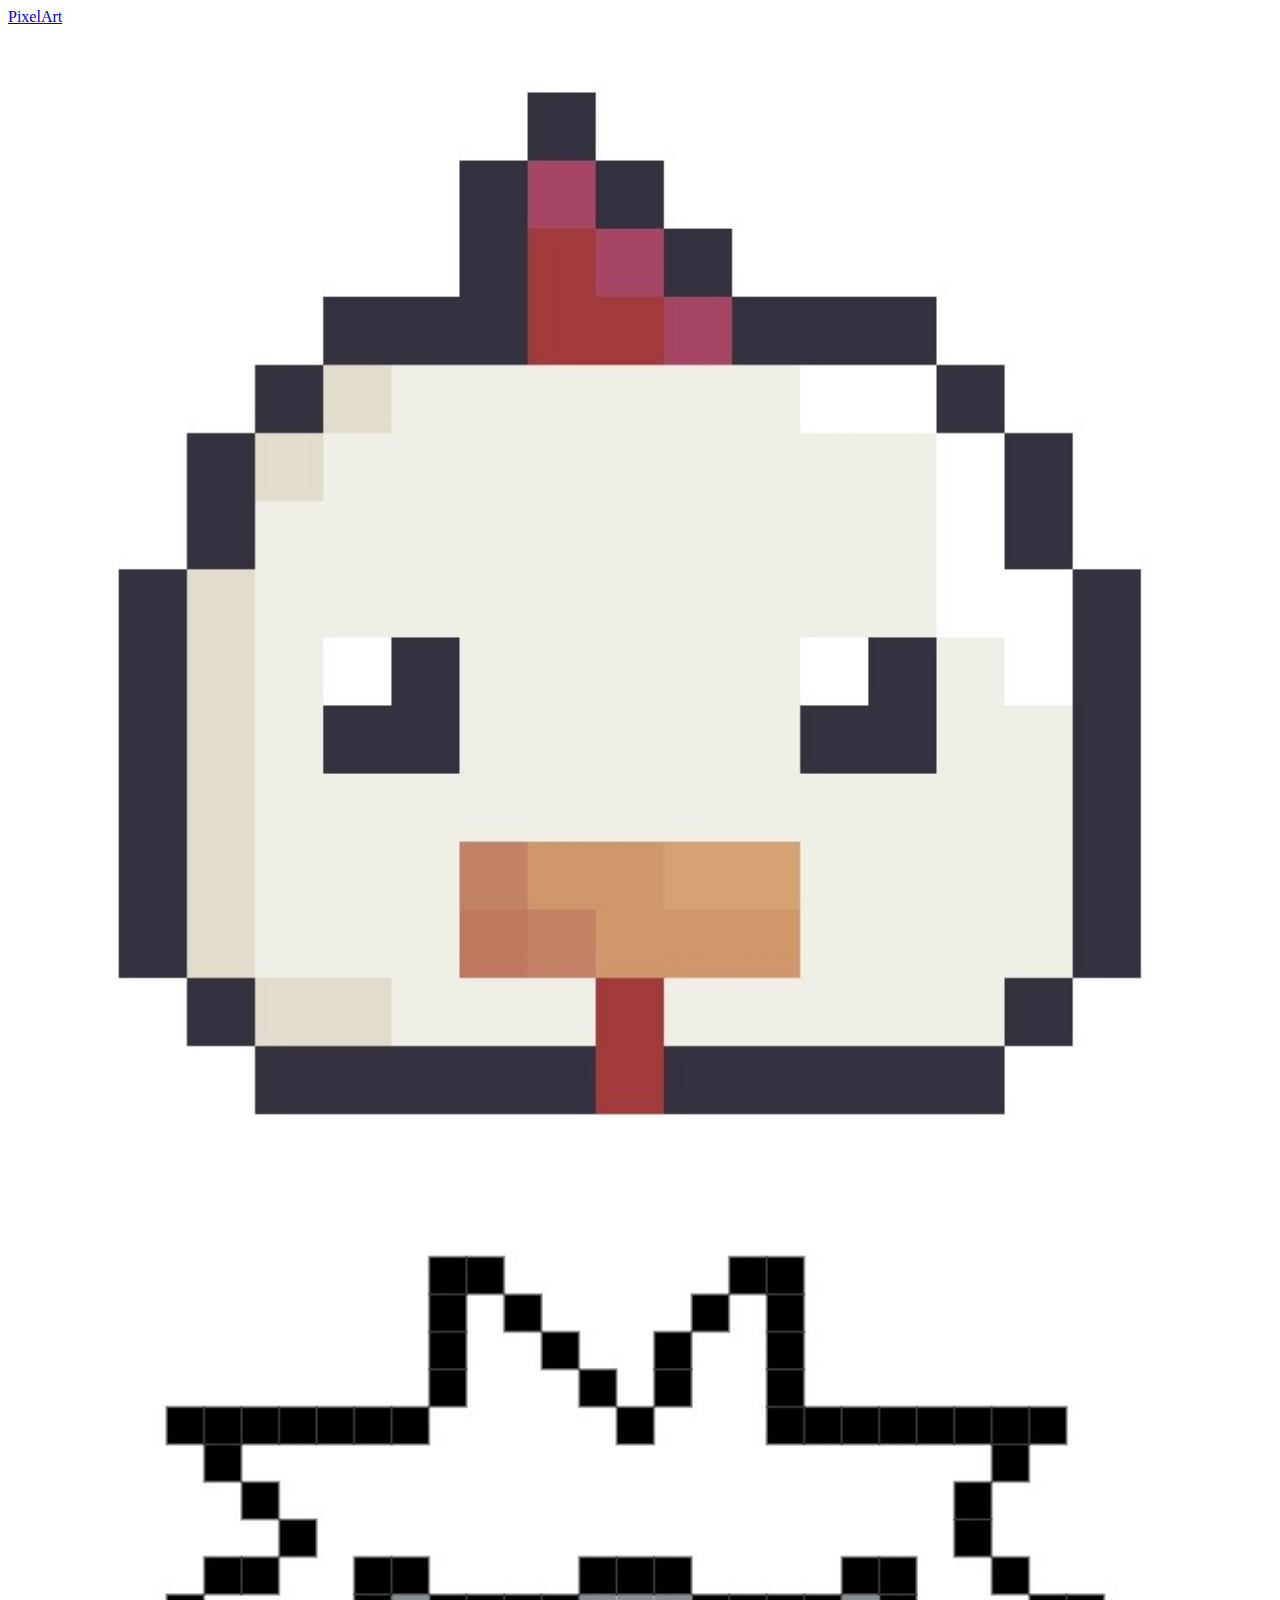
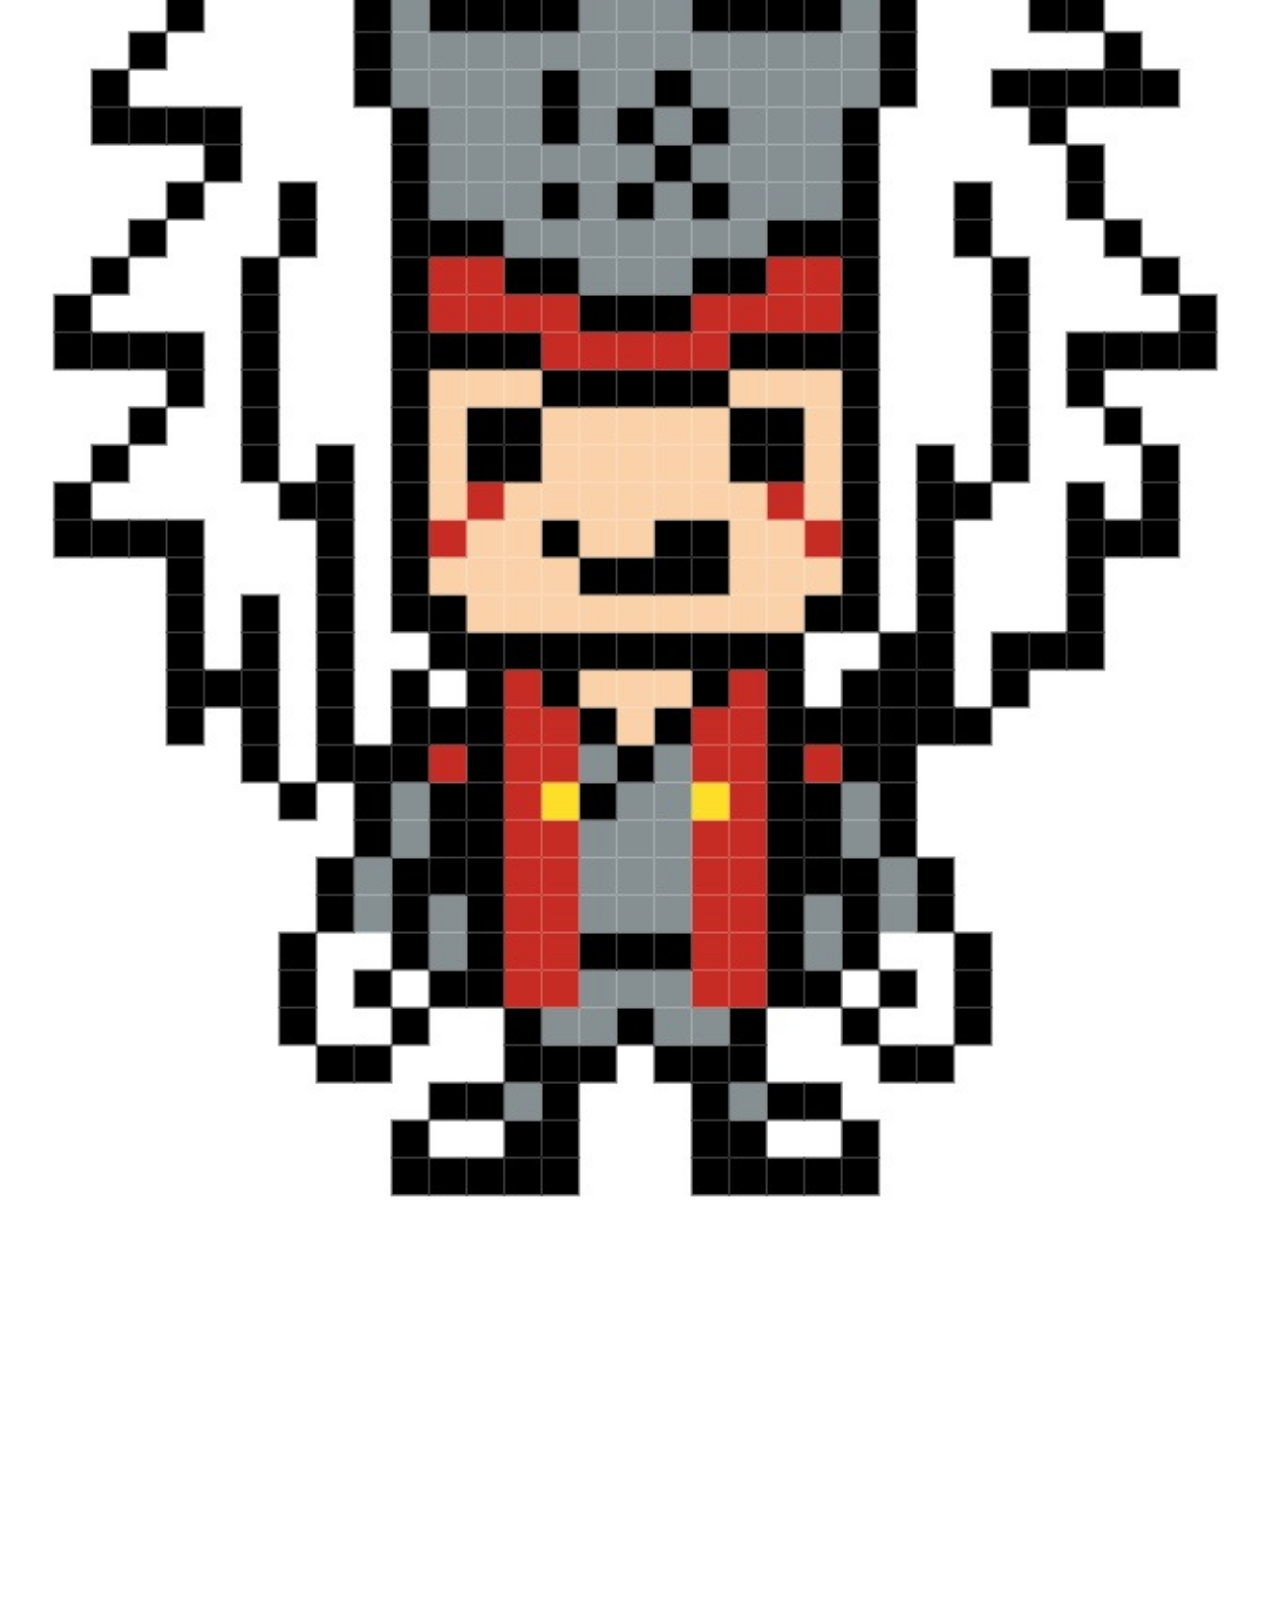
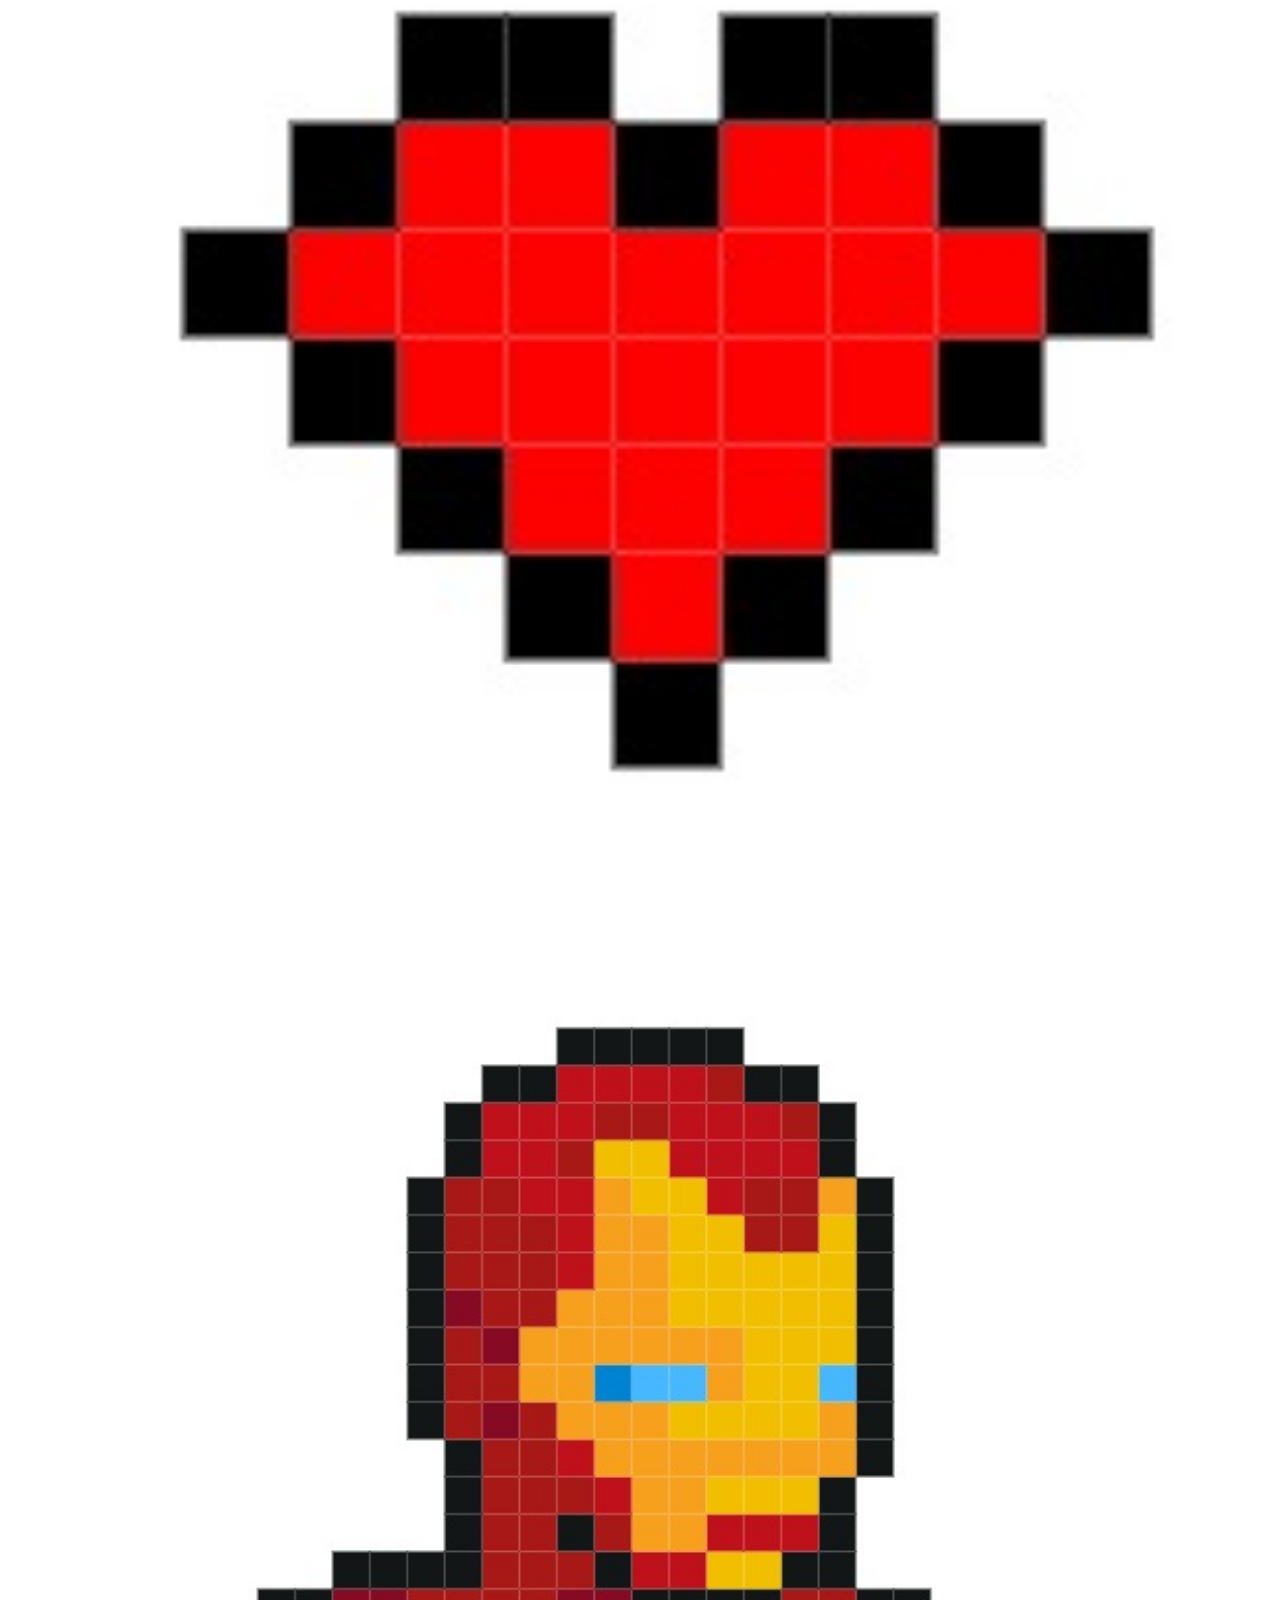
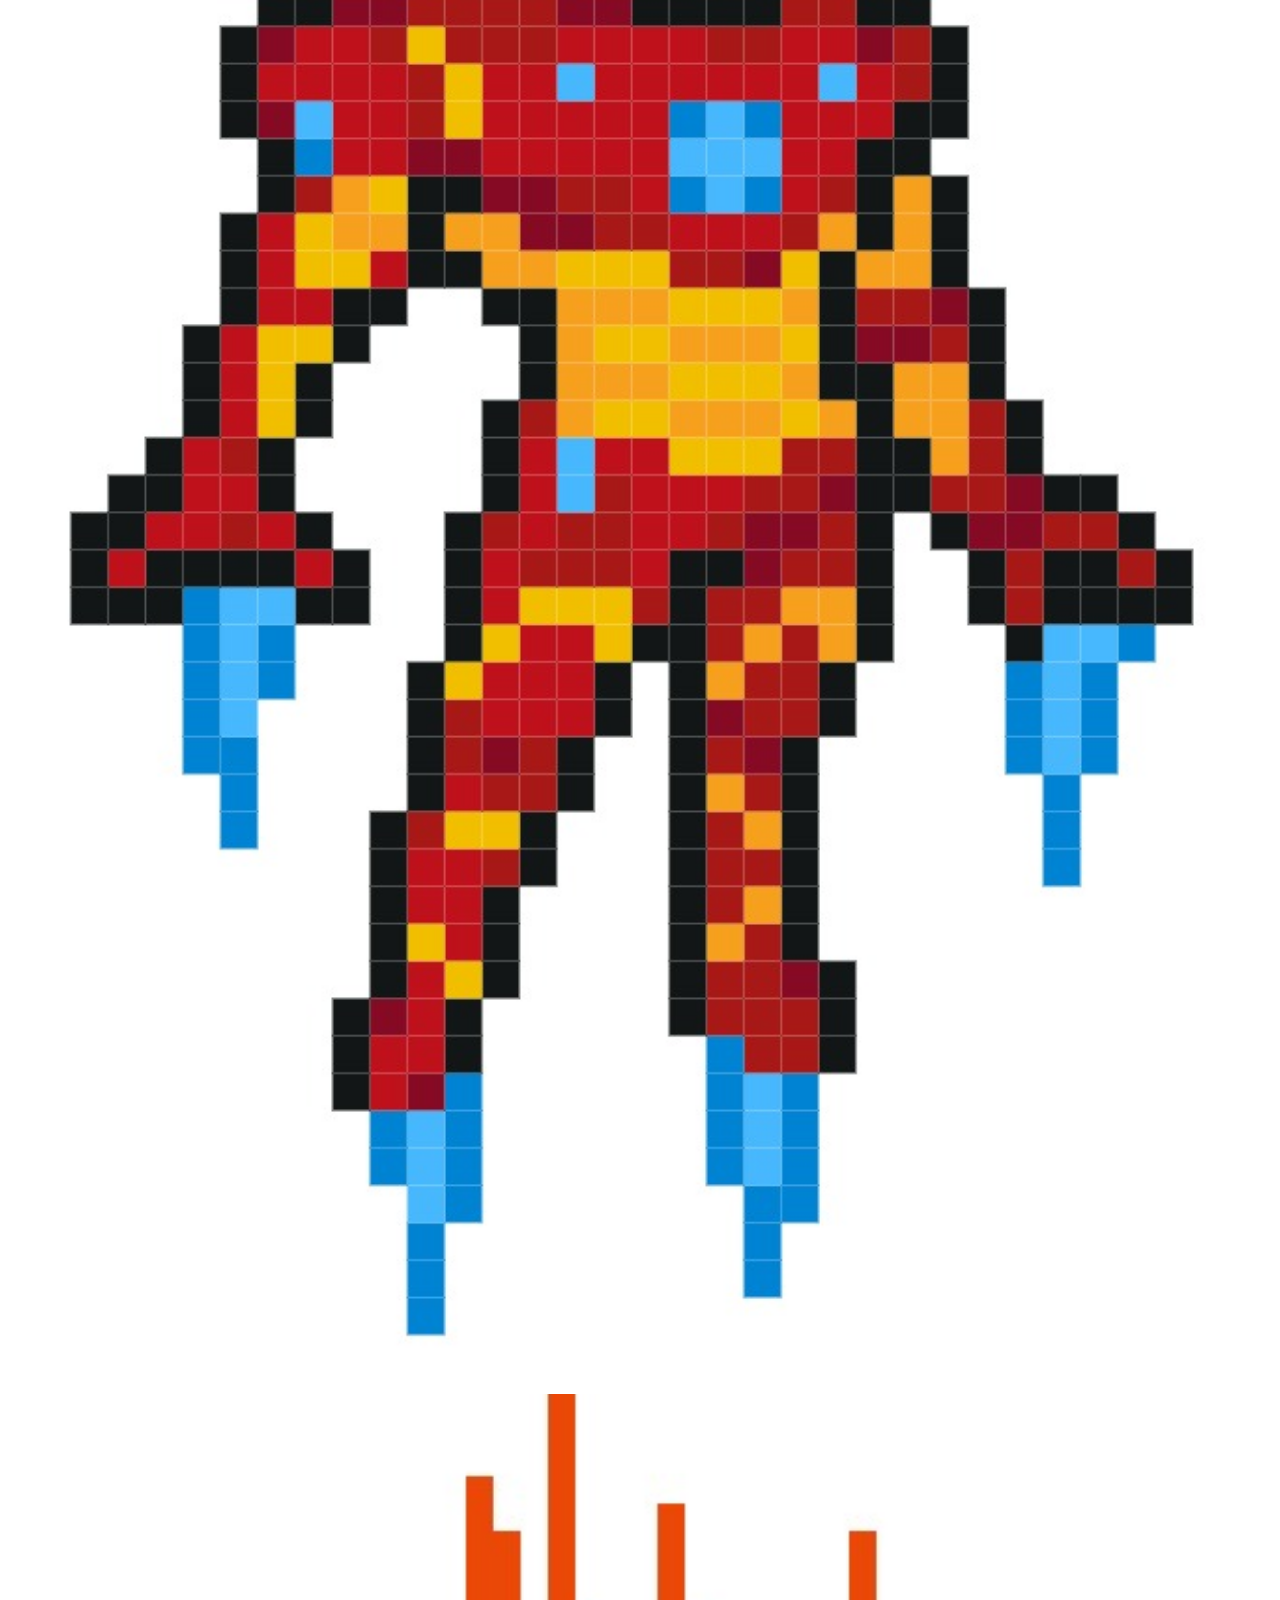
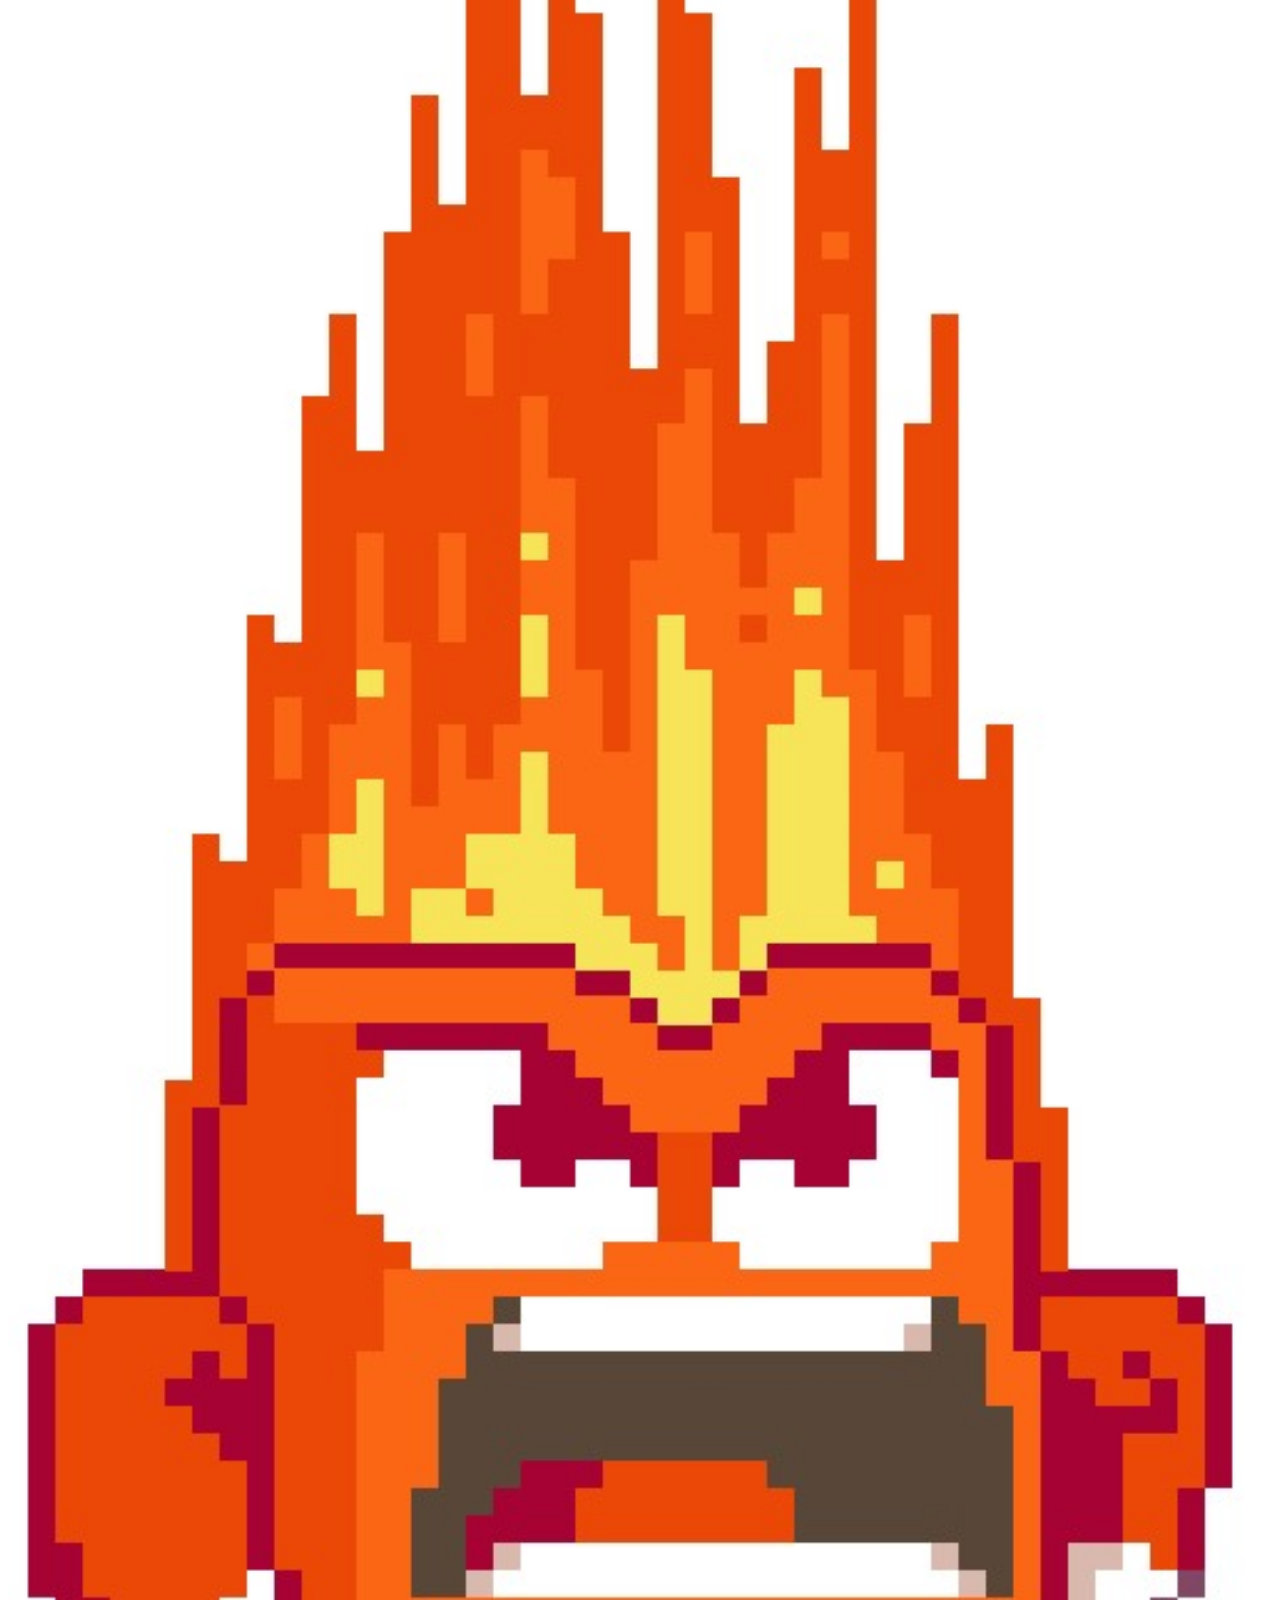
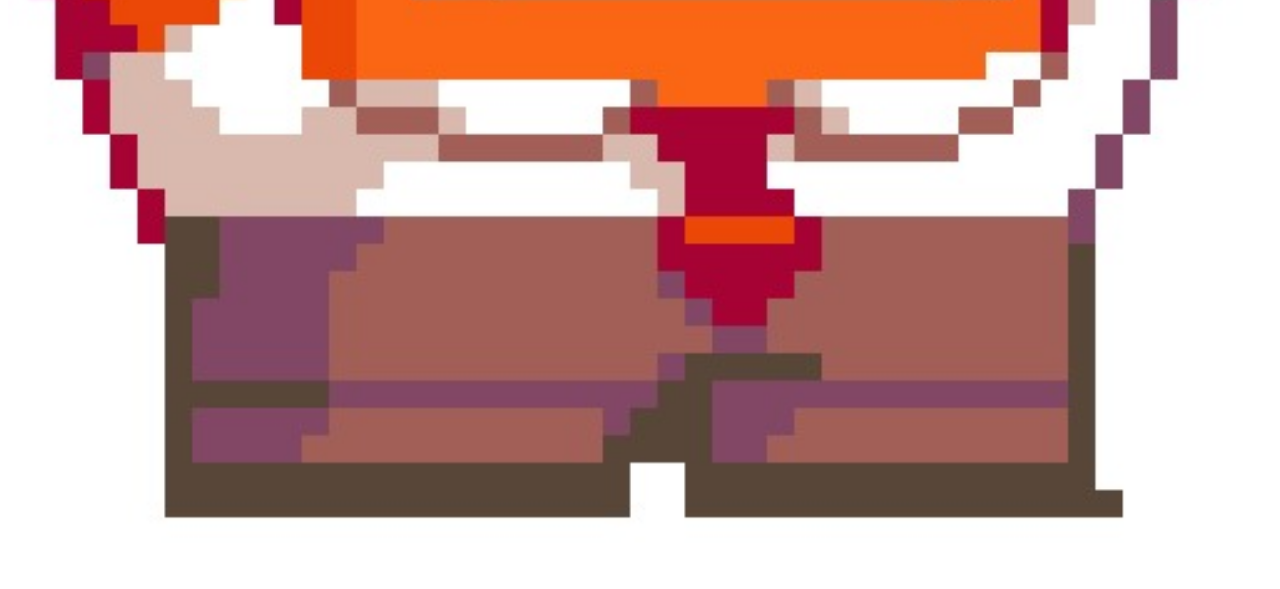
<file: index.html>
<!DOCTYPE html>
<html lang="en">
<head>
    <meta charset="UTF-8">
    <meta http-equiv="X-UA-Compatible" content="IE=edge">
    <meta name="viewport" content="width=device-width, initial-scale=1.0">
    <link href="https://cdn.jsdelivr.net/npm/bootstrap@5.0.2/dist/css/bootstrap.min.css" rel="stylesheet" integrity="sha384-EVSTQN3/azprG1Anm3QDgpJLIm9Nao0Yz1ztcQTwFspd3yD65VohhpuuCOmLASjC" crossorigin="anonymous">
    <link rel="stylesheet" href="css/index.css">
    <title>pixelArt</title>
</head>
<body>

    <nav class="navbar navbar-light bg-light mb-5">
        <div class="container">
          <a class="navbar-brand" href="#">PixelArt</a>
        </div>
      </nav>

    <div class="container">


      <div class="row justify-content-around">

        <div class="card  col-sm-6 col-md-3 col-lg-3 col-xl-3" >
  
          <a href="01-chicken/index.html" class="">
            <img src="img/chicken.jpg" alt="">
          </a>
  
        </div>
  
  
        <div class="card  col-sm-6 col-md-4 col-lg-3 col-xl-3" >
  
          <a href="02-jiraiya/index.html" class="">
            <img src="img/jiraiya.jpg" alt="">
          </a>
  
        </div>

        <div class="card  col-sm-6 col-md-4 col-lg-3 col-xl-3" >
  
          <a href="03-heart/index.html" class="">
            <img src="img/heart.jpg" alt="">
          </a>
  
        </div>


        <div class="card  col-sm-6 col-md-4 col-lg-3 col-xl-3" >
  
          <a href="04-Iron-Man/index.html" class="">
            <img src="img/ironman.jpg" alt="">
          </a>
  
        </div>

        <div class="card  col-sm-6 col-md-4 col-lg-3 col-xl-3" >
  
          <a href="05-fury-insideOut/index.html" class="">
            <img src="img/fury.jpg" alt="">
          </a>
  
        </div>
            
      </div>


    </div>
</body>
</html>
</file>
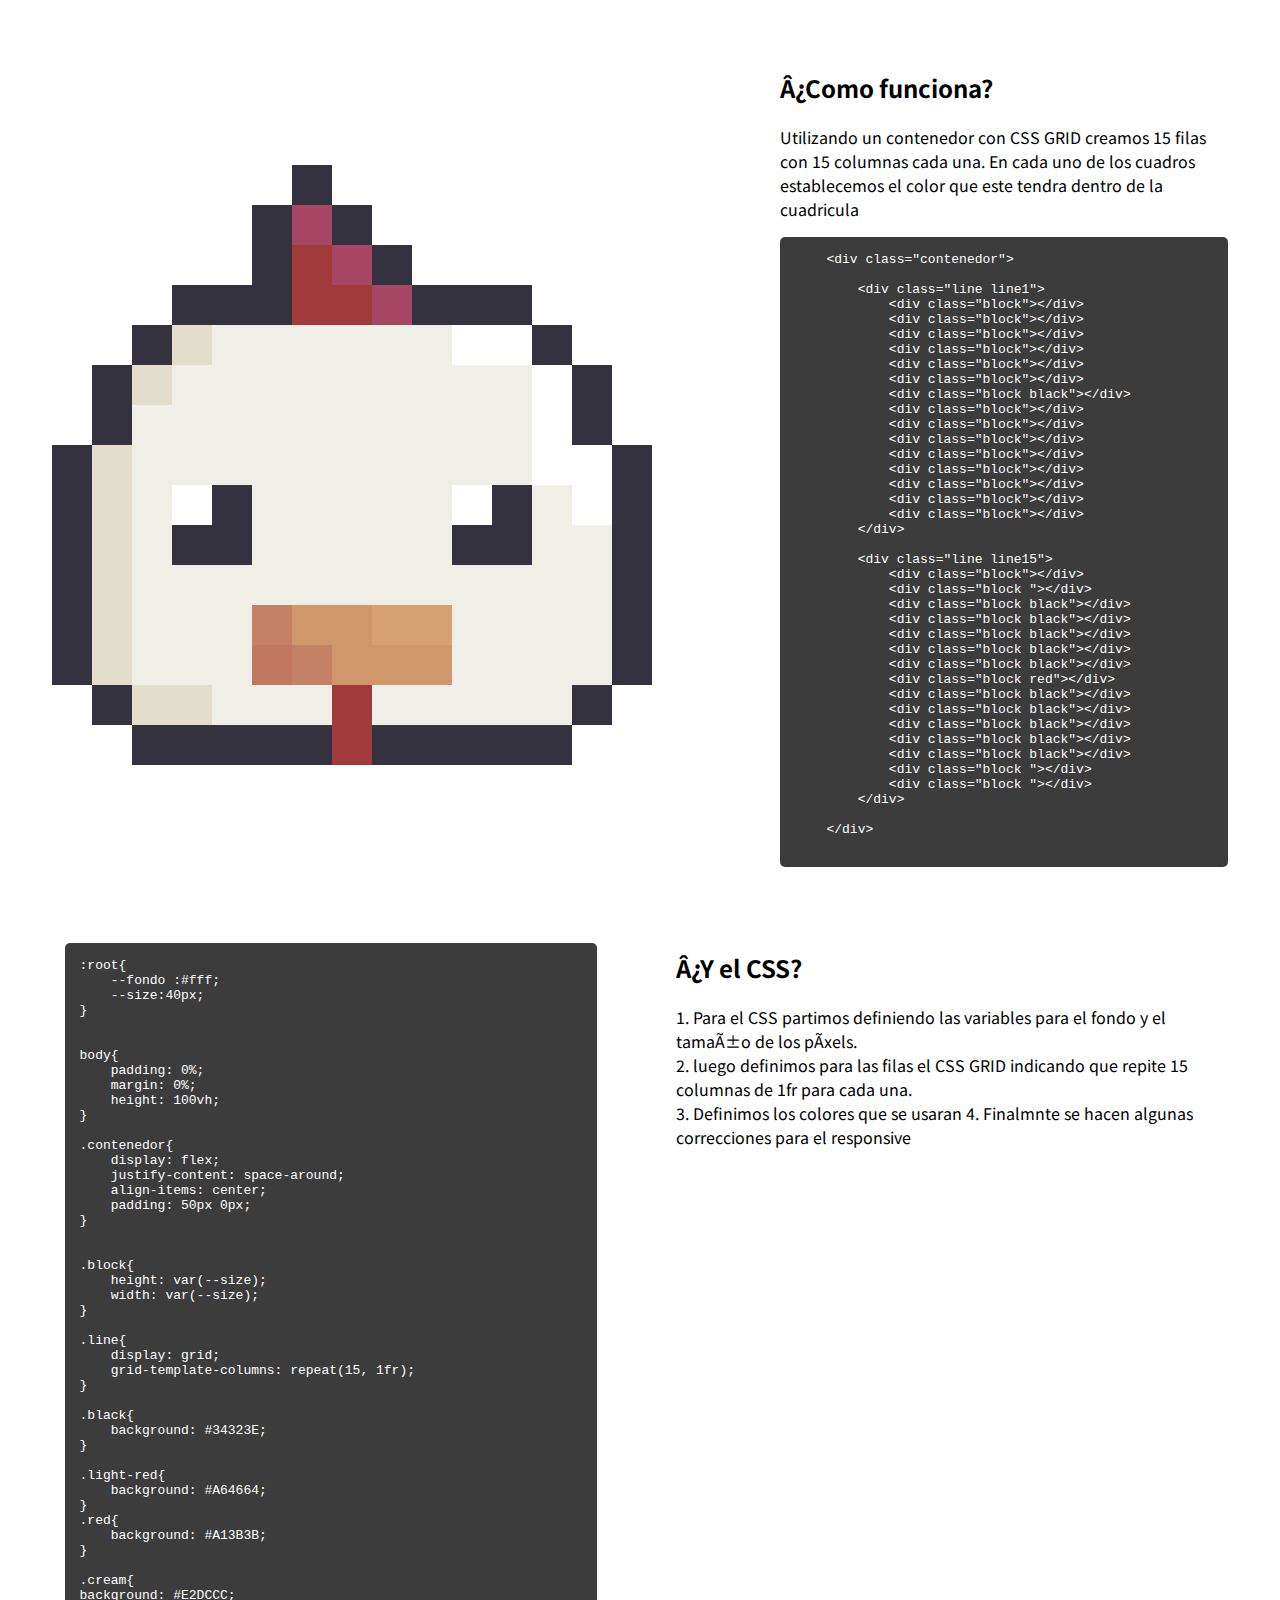
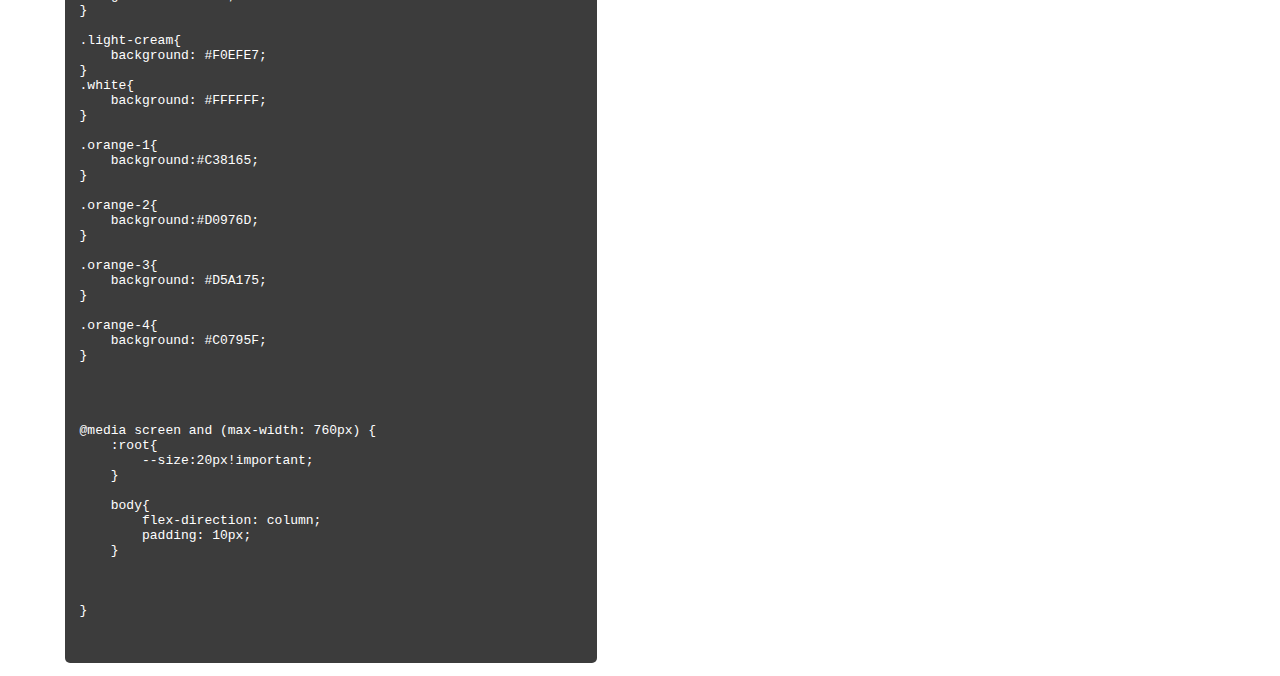
<file: 01-chicken/index.html>
<!DOCTYPE html>
<html lang="es">
<head>
    <meta charset="UTF-">
    <meta http-equiv="X-UA-Compatible" content="IE=edge">
    <meta name="viewport" content="width=device-width, initial-scale=1">
    <link rel="stylesheet" href="css/style.css">
    <link rel="stylesheet" href="../css/code.css">
    <link rel="preconnect" href="https://fonts.googleapis.com">
    <link rel="preconnect" href="https://fonts.gstatic.com" crossorigin>
    <link href="https://fonts.googleapis.com/css2?family=Noto+Sans+JP&display=swap" rel="stylesheet">
    <title>Chicken</title>
</head>

<body>

   
    <div class="contenedor">

        <div id="contenedor-pixel-art">
    
            <div class="line line1">
                <div class="block"></div>
                <div class="block"></div>
                <div class="block"></div>
                <div class="block"></div>
                <div class="block"></div>
                <div class="block"></div>
                <div class="block black"></div>
                <div class="block"></div>
                <div class="block"></div>
                <div class="block"></div>
                <div class="block"></div>
                <div class="block"></div>
                <div class="block"></div>
                <div class="block"></div>
                <div class="block"></div>
            </div>
    
            <div class="line line2">
                <div class="block"></div>
                <div class="block"></div>
                <div class="block"></div>
                <div class="block"></div>
                <div class="block"></div>
                <div class="block black"></div>
                <div class="block light-red"></div>
                <div class="block black"></div>
                <div class="block"></div>
                <div class="block"></div>
                <div class="block"></div>
                <div class="block"></div>
                <div class="block"></div>
                <div class="block"></div>
                <div class="block"></div>
            </div>
    
            <div class="line line3">
                <div class="block"></div>
                <div class="block"></div>
                <div class="block"></div>
                <div class="block"></div>
                <div class="block"></div>
                <div class="block black"></div>
                <div class="block red"></div>
                <div class="block light-red"></div>
                <div class="block black"></div>
                <div class="block"></div>
                <div class="block"></div>
                <div class="block"></div>
                <div class="block"></div>
                <div class="block"></div>
                <div class="block"></div>
            </div>
    
            <div class="line line4">
                <div class="block"></div>
                <div class="block"></div>
                <div class="block"></div>
                <div class="block black"></div>
                <div class="block black"></div>
                <div class="block black"></div>
                <div class="block red"></div>
                <div class="block red"></div>
                <div class="block light-red"></div>
                <div class="block black"></div>
                <div class="block black"></div>
                <div class="block black"></div>
                <div class="block"></div>
                <div class="block"></div>
                <div class="block"></div>
            </div>
    
            <div class="line line5">
                <div class="block"></div>
                <div class="block"></div>
                <div class="block black"></div>
                <div class="block cream"></div>
                <div class="block light-cream"></div>
                <div class="block light-cream"></div>
                <div class="block light-cream"></div>
                <div class="block light-cream"></div>
                <div class="block light-cream"></div>
                <div class="block light-cream"></div>
                <div class="block white"></div>
                <div class="block white"></div>
                <div class="block black"></div>
                <div class="block"></div>
                <div class="block"></div>
            </div>
    
            <div class="line line6">
                <div class="block"></div>
                <div class="block black"></div>
                <div class="block cream"></div>
                <div class="block light-cream"></div>
                <div class="block light-cream"></div>
                <div class="block light-cream"></div>
                <div class="block light-cream"></div>
                <div class="block light-cream"></div>
                <div class="block light-cream"></div>
                <div class="block light-cream"></div>
                <div class="block light-cream"></div>
                <div class="block light-cream"></div>
                <div class="block white"></div>
                <div class="block black"></div>
                <div class="block"></div>
            </div>
    
            <div class="line line7">
                <div class="block"></div>
                <div class="block black"></div>
                <div class="block light-cream"></div>
                <div class="block light-cream"></div>
                <div class="block light-cream"></div>
                <div class="block light-cream"></div>
                <div class="block light-cream"></div>
                <div class="block light-cream"></div>
                <div class="block light-cream"></div>
                <div class="block light-cream"></div>
                <div class="block light-cream"></div>
                <div class="block light-cream"></div>
                <div class="block white"></div>
                <div class="block black"></div>
                <div class="block"></div>
            </div>
    
            <div class="line line8">
                <div class="block black"></div>
                <div class="block cream"></div>
                <div class="block light-cream"></div>
                <div class="block light-cream"></div>
                <div class="block light-cream"></div>
                <div class="block light-cream"></div>
                <div class="block light-cream"></div>
                <div class="block light-cream"></div>
                <div class="block light-cream"></div>
                <div class="block light-cream"></div>
                <div class="block light-cream"></div>
                <div class="block light-cream"></div>
                <div class="block white"></div>
                <div class="block white"></div>
                <div class="block black"></div>
            </div>
    
            <div class="line line9">
                <div class="block black"></div>
                <div class="block cream"></div>
                <div class="block light-cream"></div>
                <div class="block white"></div>
                <div class="block black"></div>
                <div class="block light-cream"></div>
                <div class="block light-cream"></div>
                <div class="block light-cream"></div>
                <div class="block light-cream"></div>
                <div class="block light-cream"></div>
                <div class="block white"></div>
                <div class="block black"></div>
                <div class="block light-cream"></div>
                <div class="block white"></div>
                <div class="block black"></div>
            </div>
    
            <div class="line line10">
                <div class="block black"></div>
                <div class="block cream"></div>
                <div class="block light-cream"></div>
                <div class="block black"></div>
                <div class="block black"></div>
                <div class="block light-cream"></div>
                <div class="block light-cream"></div>
                <div class="block light-cream"></div>
                <div class="block light-cream"></div>
                <div class="block light-cream"></div>
                <div class="block black"></div>
                <div class="block black"></div>
                <div class="block light-cream"></div>
                <div class="block light-cream"></div>
                <div class="block black"></div>
            </div>
    
    
            <div class="line line11">
                <div class="block black"></div>
                <div class="block cream"></div>
                <div class="block light-cream"></div>
                <div class="block light-cream"></div>
                <div class="block light-cream"></div>
                <div class="block light-cream"></div>
                <div class="block light-cream"></div>
                <div class="block light-cream"></div>
                <div class="block light-cream"></div>
                <div class="block light-cream"></div>
                <div class="block light-cream"></div>
                <div class="block light-cream"></div>
                <div class="block light-cream"></div>
                <div class="block light-cream"></div>
                <div class="block black"></div>
            </div>
    
            <div class="line line12">
                <div class="block black"></div>
                <div class="block cream"></div>
                <div class="block light-cream"></div>
                <div class="block light-cream"></div>
                <div class="block light-cream"></div>
                <div class="block orange-1"></div>
                <div class="block orange-2"></div>
                <div class="block orange-2"></div>
                <div class="block orange-3"></div>
                <div class="block orange-3"></div>
                <div class="block light-cream"></div>
                <div class="block light-cream"></div>
                <div class="block light-cream"></div>
                <div class="block light-cream"></div>
                <div class="block black"></div>
            </div>
    
            <div class="line line13">
                <div class="block black"></div>
                <div class="block cream"></div>
                <div class="block light-cream"></div>
                <div class="block light-cream"></div>
                <div class="block light-cream"></div>
                <div class="block orange-4"></div>
                <div class="block orange-1"></div>
                <div class="block orange-2"></div>
                <div class="block orange-2"></div>
                <div class="block orange-2"></div>
                <div class="block light-cream"></div>
                <div class="block light-cream"></div>
                <div class="block light-cream"></div>
                <div class="block light-cream"></div>
                <div class="block black"></div>
            </div>
    
            <div class="line line14">
                <div class="block"></div>
                <div class="block black"></div>
                <div class="block cream"></div>
                <div class="block cream"></div>
                <div class="block light-cream"></div>
                <div class="block light-cream"></div>
                <div class="block light-cream"></div>
                <div class="block red"></div>
                <div class="block light-cream"></div>
                <div class="block light-cream"></div>
                <div class="block light-cream"></div>
                <div class="block light-cream"></div>
                <div class="block light-cream"></div>
                <div class="block black"></div>
                <div class="block "></div>
            </div>
    
            <div class="line line15">
                <div class="block"></div>
                <div class="block "></div>
                <div class="block black"></div>
                <div class="block black"></div>
                <div class="block black"></div>
                <div class="block black"></div>
                <div class="block black"></div>
                <div class="block red"></div>
                <div class="block black"></div>
                <div class="block black"></div>
                <div class="block black"></div>
                <div class="block black"></div>
                <div class="block black"></div>
                <div class="block "></div>
                <div class="block "></div>
            </div>
            
        </div>
    
        <div class="code-side size-1">
            <h2>¿Como funciona?</h2>
            <p>
                Utilizando un contenedor con CSS GRID creamos 15 filas con 15 columnas cada una.
                En cada uno de los cuadros establecemos el color que este tendra dentro de la cuadricula
            </p>
            <pre class="code">
    &#60;div class="contenedor"&#62;
        
        &#60;div class="line line1"&#62;
            &#60;div class="block"&#62;&#60;/div&#62;
            &#60;div class="block"&#62;&#60;/div&#62;
            &#60;div class="block"&#62;&#60;/div&#62;
            &#60;div class="block"&#62;&#60;/div&#62;
            &#60;div class="block"&#62;&#60;/div&#62;
            &#60;div class="block"&#62;&#60;/div&#62;
            &#60;div class="block black"&#62;&#60;/div&#62;     
            &#60;div class="block"&#62;&#60;/div&#62;
            &#60;div class="block"&#62;&#60;/div&#62;
            &#60;div class="block"&#62;&#60;/div&#62;
            &#60;div class="block"&#62;&#60;/div&#62;
            &#60;div class="block"&#62;&#60;/div&#62;
            &#60;div class="block"&#62;&#60;/div&#62;
            &#60;div class="block"&#62;&#60;/div&#62;
            &#60;div class="block"&#62;&#60;/div&#62;
        &#60;/div&#62;

        &#60;div class="line line15"&#62;
            &#60;div class="block"&#62;&#60;/div&#62;
            &#60;div class="block "&#62;&#60;/div&#62;
            &#60;div class="block black"&#62;&#60;/div&#62;   
            &#60;div class="block black"&#62;&#60;/div&#62;
            &#60;div class="block black"&#62;&#60;/div&#62;
            &#60;div class="block black"&#62;&#60;/div&#62;
            &#60;div class="block black"&#62;&#60;/div&#62;
            &#60;div class="block red"&#62;&#60;/div&#62;
            &#60;div class="block black"&#62;&#60;/div&#62;
            &#60;div class="block black"&#62;&#60;/div&#62;
            &#60;div class="block black"&#62;&#60;/div&#62;
            &#60;div class="block black"&#62;&#60;/div&#62;
            &#60;div class="block black"&#62;&#60;/div&#62;  
            &#60;div class="block "&#62;&#60;/div&#62;  
            &#60;div class="block "&#62;&#60;/div&#62;  
        &#60;/div&#62;

    &#60;/div&#62; 
            </pre>
    
        </div>

    </div>

    <div class="code-side">

        <div class="contenedor-2">
            <pre class="code size-2">
:root{
    --fondo :#fff;
    --size:40px;
}


body{
    padding: 0%;
    margin: 0%;
    height: 100vh;
}

.contenedor{
    display: flex;
    justify-content: space-around;
    align-items: center;
    padding: 50px 0px;
}


.block{
    height: var(--size);
    width: var(--size);
}

.line{
    display: grid;
    grid-template-columns: repeat(15, 1fr);
}

.black{
    background: #34323E;
}

.light-red{
    background: #A64664;
}
.red{
    background: #A13B3B;
}

.cream{
background: #E2DCCC;   
}

.light-cream{
    background: #F0EFE7;   
}
.white{
    background: #FFFFFF;
}

.orange-1{
    background:#C38165;
}

.orange-2{
    background:#D0976D;
}

.orange-3{
    background: #D5A175;
}

.orange-4{
    background: #C0795F;
}




@media screen and (max-width: 760px) {
    :root{
        --size:20px!important;
    }
    
    body{
        flex-direction: column;
        padding: 10px;
    }

    
    
}
                
            </pre>
            <div class="text-side">
                <h2>¿Y el CSS?</h2>
                <p>
                    1. Para el CSS partimos definiendo las variables para el fondo y el tamaño de los píxels. <br>
                    2. luego definimos para las filas el CSS GRID indicando que repite 15 columnas de 1fr para cada una. <br>
                    3. Definimos los colores que se usaran
                    4. Finalmnte se hacen algunas correcciones para el responsive
                </p>
            </div>
        </div>    

    </div>

</body>
</html>
</file>
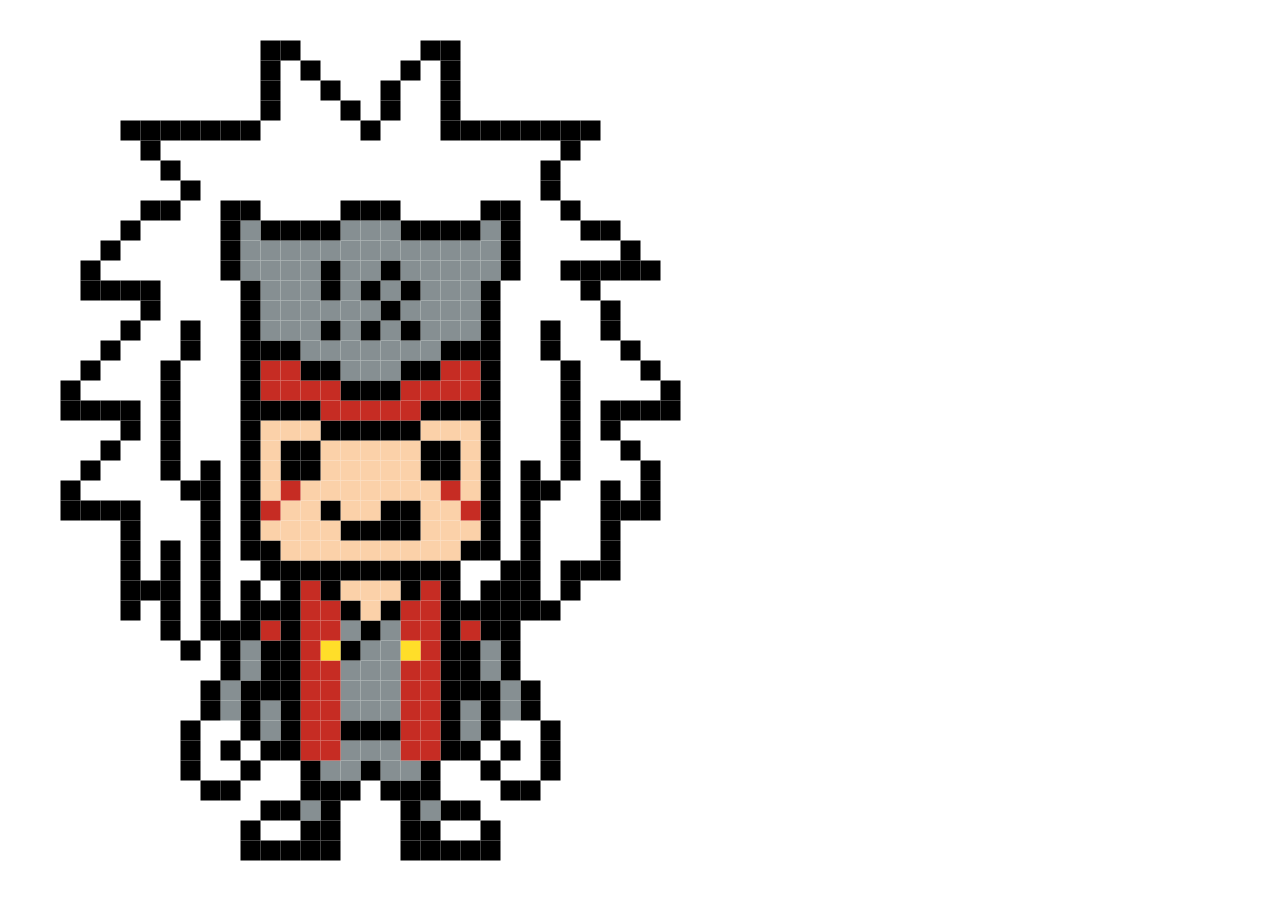
<file: 02-jiraiya/index.html>
<!DOCTYPE html>
<html lang="es">
<head>
    <meta charset="UTF-8">
    <meta http-equiv="X-UA-Compatible" content="IE=edge">
    <meta name="viewport" content="width=device-width, initial-scale=1.0">
    <link rel="stylesheet" href="css/jiraiya.css">
    <title>Jiraiya</title>
</head>
<body>

    <div class="contenedor">
        
        <div id="jiraiya"></div>

    </div>

</body>
</html>
</file>
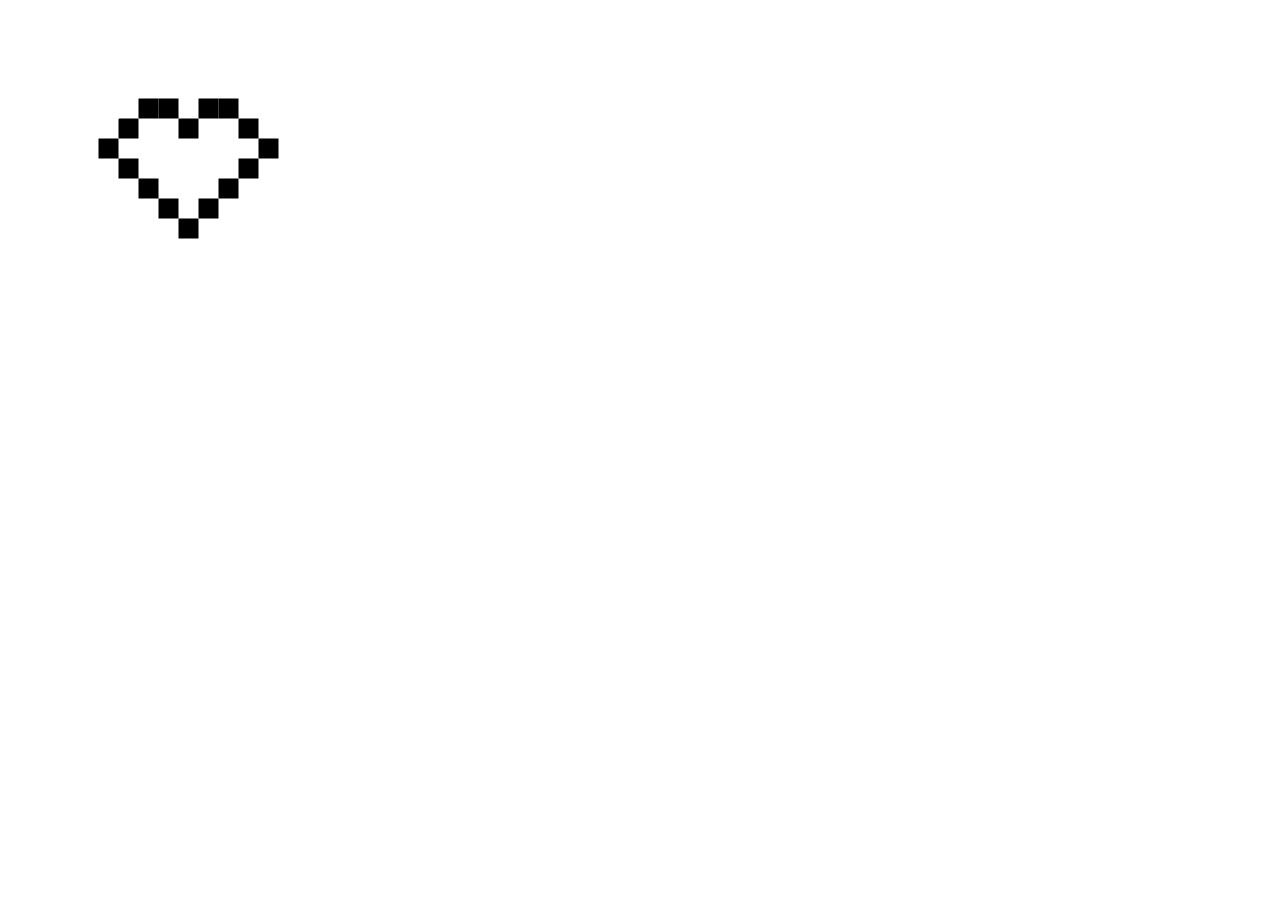
<file: 03-heart/index.html>
<!DOCTYPE html>
<html lang="en">
<head>
    <meta charset="UTF-8">
    <meta http-equiv="X-UA-Compatible" content="IE=edge">
    <meta name="viewport" content="width=device-width, initial-scale=1.0">
    <link rel="stylesheet" href="css/heart.css">
    
    <title>Document</title>
</head>
<body>
    <div id="heart"></div>

    <script src="js/heart.js"></script>
    <script src="../js/index.js"></script>
</body>
</html>
</file>
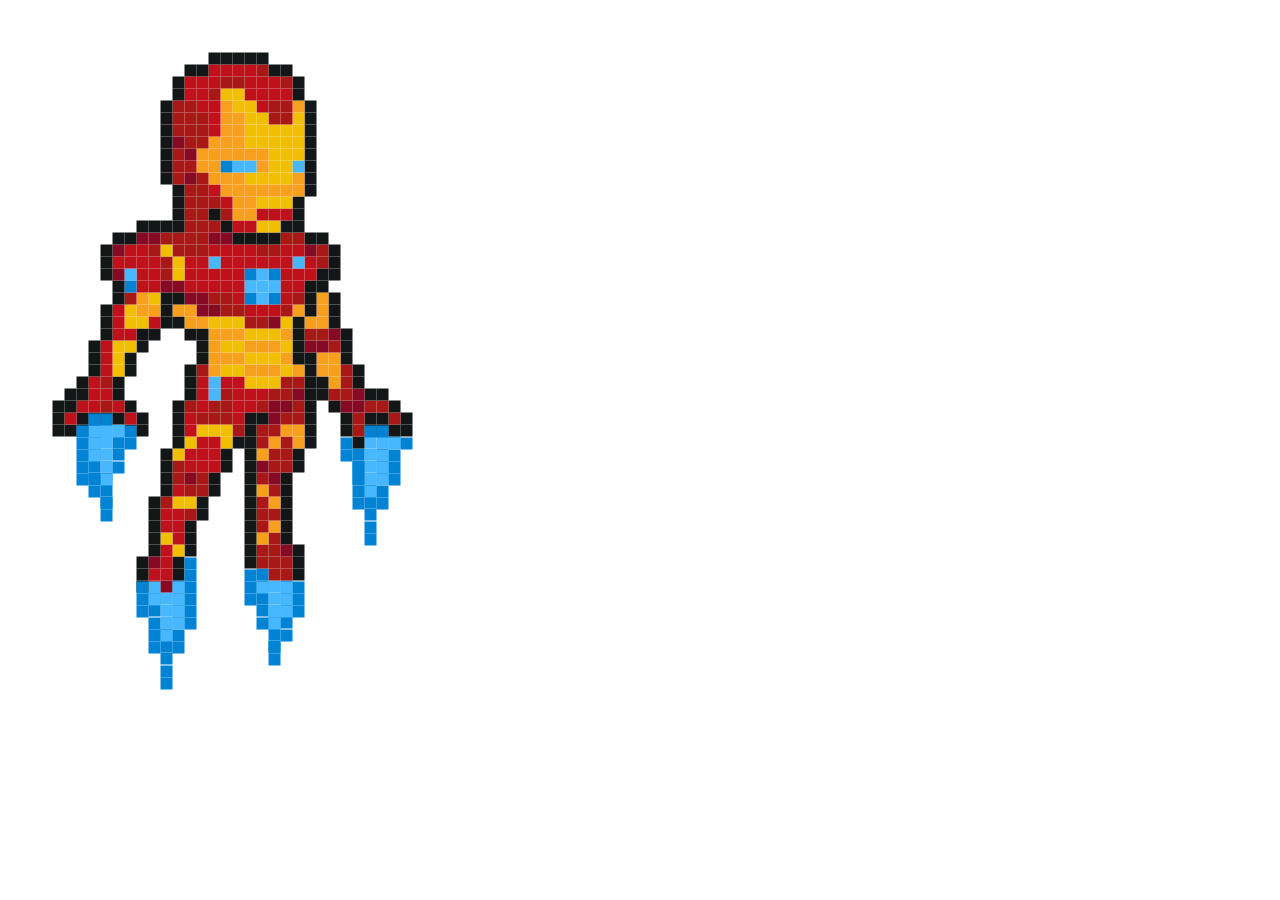
<file: 04-Iron-Man/index.html>
<!DOCTYPE html>
<html lang="en">
<head>
    <meta charset="UTF-8">
    <meta http-equiv="X-UA-Compatible" content="IE=edge">
    <meta name="viewport" content="width=device-width, initial-scale=1.0">
    <link rel="stylesheet" href="css/ironman.css">
    
    <title>IronMan</title>
</head>
<body>
    <div id="ironman"></div>
    <div id="fire"></div>

    <script src="../js/index.js"></script>
    <script src="js/ironman.js"></script>
</body>
</html>
</file>
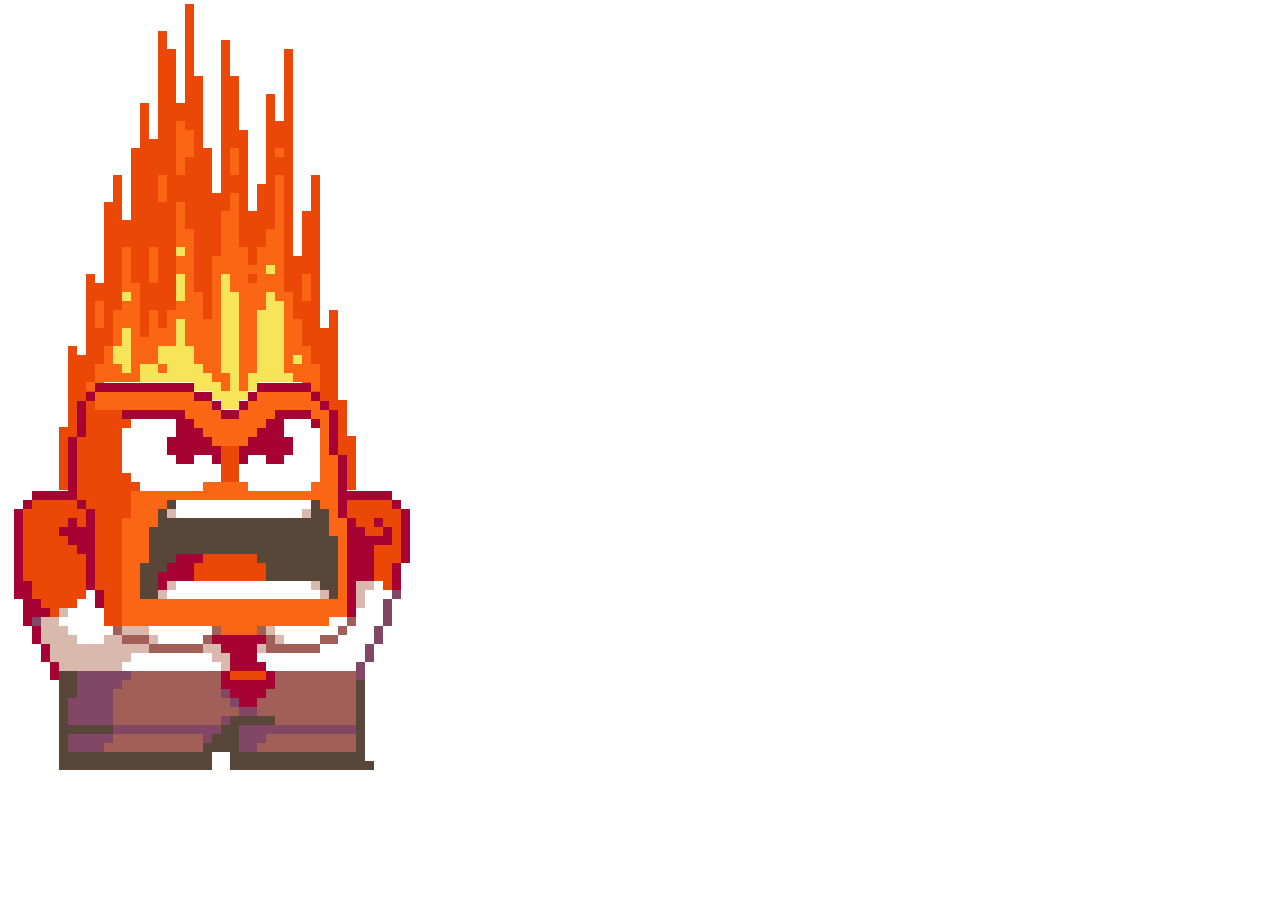
<file: 05-fury-insideOut/index.html>
<!DOCTYPE html>
<html lang="en">
<head>
    <meta charset="UTF-8">
    <meta http-equiv="X-UA-Compatible" content="IE=edge">
    <meta name="viewport" content="width=device-width, initial-scale=1.0">
    <link rel="stylesheet" href="css/fury.css">
    <title>Fury Inside Out</title>
</head>
<body>
    
    <div id="fire"></div>
    <div id="fury"></div>

    <script src="js/fury.js"></script>
</body>
</html>
</file>
<file: css/index.css>
.card{
    transition: all ease .2s;
    overflow: hidden;
}

.card>a>img:hover{
    transform: scale(1.15);
}

img{
    transition: all ease.3s;
    width: 100%;
}
.card{
    justify-content: center;
}

@media screen and (max-width:760px) {
    body{
        padding:10px;
    }
}
</file>
<file: 01-chicken/css/style.css>
:root{
    --fondo :#fff;
    --size:40px;
}


body{
    padding: 0%;
    margin: 0%;
    height: 100vh;
}

.contenedor{
    display: flex;
    justify-content: space-around;
    align-items: center;
    padding: 50px 0px;
}


.block{
    height: var(--size);
    width: var(--size);
}

.line{
    display: grid;
    grid-template-columns: repeat(15, 1fr);
}

.black{
    background: #34323E;
}

.light-red{
    background: #A64664;
}
.red{
    background: #A13B3B;
}

.cream{
background: #E2DCCC;   
}

.light-cream{
    background: #F0EFE7;   
}
.white{
    background: #FFFFFF;
}

.orange-1{
    background:#C38165;
}

.orange-2{
    background:#D0976D;
}

.orange-3{
    background: #D5A175;
}

.orange-4{
    background: #C0795F;
}




.back{
    position: fixed;
    right:25px;
    top:25px;
    padding:5px 12px;
    border:1px solid gray;
    border-radius: 5px;
    text-decoration: none;
    transition: all ease .2s;
}

.back:hover{
    transform: scale(1.1);
}


.contenedor-2{
    display: flex;
    justify-content: space-around;
}
.size-2{
    width: 40%;
}
.text-side{
    width: 45%;
}



@media screen and (max-width: 760px) {
    :root{
        --size:20px!important;
    }
    
    body{
        width: 100%!important;
        padding: 10px;
    }
    .contenedor{
        width: 100%;
        flex-direction: column;
    }

    

    .contenedor-2{
        display: flex;
        justify-content: space-around;
        flex-direction: column-reverse;
    }
    .size-2{
        width: 100%;
    }
    .text-side{
        width: 100%;
    }
    
}
</file>
<file: css/code.css>
.code-side{
    margin-left:25px;
    
    font-family: 'Noto Sans JP', sans-serif;
}
.size-1{
    max-width: 35%;;
}
.code{
    background: #3c3c3c;
    padding: 15px;
    border-radius: 5px;
    color: #fff;
    
}



@media screen and (max-width: 760px){
    .code-side{
        margin-left: 0;
    }
    .size-1{
        max-width: 100%;
    }
    
}
</file>
<file: 02-jiraiya/css/jiraiya.css>
:root{
    --w:#FFF;
    --b:#000;
    --g: #868F92;
    --r:#C62C23;
    --s:#FBD1A9;
    --y:#FFDE29;
    --size:20;
}
body{
    margin: 0;
    padding: 0;

}
.contenedor{
    
    padding: 50px;
    
}

@media screen and (max-width: 760px) {
    .contenedor{
        padding:25px!important;
    }
    :root{
        --size:10;
    }
}

#jiraiya{
    width: 1px;
    height: 1px;
    transform: scale(var(--size));

    box-shadow: 
        11px 0 var(--b), 12px 0 var(--b), 19px 0 var(--b), 20px 0 var(--b),

        11px 1px var(--b), 13px 1px var(--b), 18px 1px var(--b), 20px 1px var(--b),

        11px 2px var(--b), 14px 2px var(--b), 17px 2px var(--b), 20px 2px var(--b),

        11px 3px var(--b), 15px 3px var(--b), 17px 3px var(--b), 20px 3px var(--b),

        4px 4px var(--b), 5px 4px var(--b), 6px 4px var(--b), 7px 4px var(--b), 8px 4px var(--b),
        9px 4px var(--b), 10px 4px var(--b), 16px 4px var(--b), 20px 4px var(--b), 21px 4px var(--b),
        22px 4px var(--b), 23px 4px var(--b), 24px 4px var(--b), 25px 4px var(--b), 26px 4px var(--b), 
        27px 4px var(--b),

        5px 5px var(--b), 26px 5px var(--b),

        6px 6px var(--b), 25px 6px var(--b),

        7px 7px var(--b), 25px 7px var(--b),

        5px 8px var(--b), 6px 8px var(--b), 9px 8px var(--b), 10px 8px var(--b), 15px 8px var(--b), 
        16px 8px var(--b), 17px 8px var(--b), 22px 8px var(--b), 23px 8px var(--b), 26px 8px var(--b),

        4px 9px var(--b), 9px 9px var(--b), 10px 9px var(--g), 11px 9px var(--b), 12px 9px var(--b), 
        13px 9px var(--b), 14px 9px var(--b), 15px 9px var(--g), 16px 9px var(--g), 17px 9px var(--g),
        18px 9px var(--b), 19px 9px var(--b), 20px 9px var(--b), 21px 9px var(--b), 22px 9px var(--g), 
        23px 9px var(--b), 27px 9px var(--b), 28px 9px var(--b),

        3px 10px var(--b), 9px 10px var(--b), 10px 10px var(--g), 11px 10px var(--g), 12px 10px var(--g), 
        13px 10px var(--g), 14px 10px var(--g), 15px 10px var(--g), 16px 10px var(--g), 17px 10px var(--g), 
        18px 10px var(--g), 19px 10px var(--g), 20px 10px var(--g), 21px 10px var(--g), 22px 10px var(--g), 
        23px 10px var(--b), 29px 10px var(--b),

        2px 11px var(--b), 9px 11px var(--b), 10px 11px var(--g), 11px 11px var(--g), 12px 11px var(--g), 
        13px 11px var(--g), 14px 11px var(--b), 15px 11px var(--g), 16px 11px var(--g), 17px 11px var(--b),
        18px 11px var(--g), 19px 11px var(--g), 20px 11px var(--g), 21px 11px var(--g), 22px 11px var(--g), 
        23px 11px var(--b), 26px 11px var(--b), 27px 11px var(--b), 28px 11px var(--b), 29px 11px var(--b), 
        30px 11px var(--b),

        2px 12px var(--b), 3px 12px var(--b), 4px 12px var(--b), 5px 12px var(--b), 10px 12px var(--b), 
        11px 12px var(--g), 12px 12px var(--g), 13px 12px var(--g), 14px 12px var(--b), 15px 12px var(--g), 
        16px 12px var(--b), 17px 12px var(--g), 18px 12px var(--b), 19px 12px var(--g), 20px 12px var(--g), 
        21px 12px var(--g), 22px 12px var(--b), 27px 12px var(--b),

        5px 13px var(--b), 10px 13px var(--b), 11px 13px var(--g), 12px 13px var(--g), 13px 13px var(--g), 
        14px 13px var(--g), 15px 13px var(--g), 16px 13px var(--g), 17px 13px var(--b), 18px 13px var(--g), 
        19px 13px var(--g), 20px 13px var(--g), 21px 13px var(--g), 22px 13px var(--b), 28px 13px var(--b),

        4px 14px var(--b), 7px 14px var(--b), 10px 14px var(--b), 11px 14px var(--g), 12px 14px var(--g),
        13px 14px var(--g), 14px 14px var(--b), 15px 14px var(--g), 16px 14px var(--b), 17px 14px var(--g),
        18px 14px var(--b), 19px 14px var(--g), 20px 14px var(--g), 21px 14px var(--g), 22px 14px var(--b),
        25px 14px var(--b), 28px 14px var(--b),

        3px 15px var(--b), 7px 15px var(--b), 10px 15px var(--b), 11px 15px var(--b), 12px 15px var(--b),
        13px 15px var(--g), 14px 15px var(--g), 15px 15px var(--g), 16px 15px var(--g), 17px 15px var(--g),
        18px 15px var(--g), 19px 15px var(--g), 20px 15px var(--b), 21px 15px var(--b), 22px 15px var(--b),
        25px 15px var(--b), 29px 15px var(--b),

        2px 16px var(--b), 6px 16px var(--b), 10px 16px var(--b), 11px 16px var(--r), 12px 16px var(--r),
        13px 16px var(--b), 14px 16px var(--b), 15px 16px var(--g), 16px 16px var(--g), 17px 16px var(--g),
        18px 16px var(--b), 19px 16px var(--b), 20px 16px var(--r), 21px 16px var(--r), 22px 16px var(--b),
        26px 16px var(--b), 30px 16px var(--b),

        1px 17px var(--b), 6px 17px var(--b), 10px 17px var(--b), 11px 17px var(--r), 12px 17px var(--r),
        13px 17px var(--r), 14px 17px var(--r), 15px 17px var(--b), 16px 17px var(--b), 17px 17px var(--b),
        18px 17px var(--r), 19px 17px var(--r), 20px 17px var(--r), 21px 17px var(--r), 22px 17px var(--b), 
        26px 17px var(--b), 31px 17px var(--b),

        1px 18px var(--b), 2px 18px var(--b), 3px 18px var(--b), 4px 18px var(--b), 6px 18px var(--b), 
        10px 18px var(--b), 11px 18px var(--b), 12px 18px var(--b), 13px 18px var(--b), 14px 18px var(--r),
        15px 18px var(--r), 16px 18px var(--r), 17px 18px var(--r), 18px 18px var(--r), 19px 18px var(--b),
        20px 18px var(--b), 21px 18px var(--b), 22px 18px var(--b), 26px 18px var(--b), 28px 18px var(--b),
        29px 18px var(--b), 30px 18px var(--b), 31px 18px var(--b),

        4px 19px var(--b), 6px 19px var(--b), 10px 19px var(--b), 11px 19px var(--s), 12px 19px var(--s),
        13px 19px var(--s), 14px 19px var(--b), 15px 19px var(--b), 16px 19px var(--b), 17px 19px var(--b),
        18px 19px var(--b), 19px 19px var(--s), 20px 19px var(--s), 21px 19px var(--s), 22px 19px var(--b),
        26px 19px var(--b), 28px 19px var(--b),

        3px 20px var(--b), 6px 20px var(--b), 10px 20px var(--b),11px 20px var(--s), 12px 20px var(--b), 
        13px 20px var(--b), 14px 20px var(--s), 15px 20px var(--s), 16px 20px var(--s), 17px 20px var(--s),
        18px 20px var(--s), 19px 20px var(--b), 20px 20px var(--b), 21px 20px var(--s), 22px 20px var(--b),
        26px 20px var(--b), 29px 20px var(--b),

        2px 21px var(--b), 6px 21px var(--b), 8px 21px var(--b), 10px 21px var(--b), 11px 21px var(--s),
        12px 21px var(--b), 13px 21px var(--b), 14px 21px var(--s), 15px 21px var(--s), 16px 21px var(--s),
        17px 21px var(--s), 18px 21px var(--s), 19px 21px var(--b), 20px 21px var(--b), 21px 21px var(--s),
        22px 21px var(--b), 24px 21px var(--b), 26px 21px var(--b), 30px 21px var(--b),

        1px 22px var(--b), 7px 22px var(--b), 8px 22px var(--b), 10px 22px var(--b), 11px 22px var(--s),
        12px 22px var(--r), 13px 22px var(--s), 14px 22px var(--s), 15px 22px var(--s), 16px 22px var(--s),
        17px 22px var(--s), 18px 22px var(--s), 19px 22px var(--s), 20px 22px var(--r), 21px 22px var(--s),
        22px 22px var(--b), 24px 22px var(--b), 25px 22px var(--b), 28px 22px var(--b), 30px 22px var(--b),

        1px 23px var(--b), 2px 23px var(--b), 3px 23px var(--b), 4px 23px var(--b), 8px 23px var(--b),
        10px 23px var(--b), 11px 23px var(--r), 12px 23px var(--s), 13px 23px var(--s), 14px 23px var(--b),
        15px 23px var(--s), 16px 23px var(--s), 17px 23px var(--b), 18px 23px var(--b), 19px 23px var(--s),
        20px 23px var(--s), 21px 23px var(--r), 22px 23px var(--b), 24px 23px var(--b), 28px 23px var(--b),
        29px 23px var(--b), 30px 23px var(--b),

        4px 24px var(--b), 8px 24px var(--b), 10px 24px var(--b), 11px 24px var(--s), 12px 24px var(--s), 
        13px 24px var(--s), 14px 24px var(--s), 15px 24px var(--b), 16px 24px var(--b), 17px 24px var(--b), 
        18px 24px var(--b), 19px 24px var(--s), 20px 24px var(--s), 21px 24px var(--s), 22px 24px var(--b), 
        24px 24px var(--b), 28px 24px var(--b),

        4px 25px var(--b), 6px 25px var(--b), 8px 25px var(--b), 10px 25px var(--b), 11px 25px var(--b), 
        12px 25px var(--s), 13px 25px var(--s), 14px 25px var(--s), 15px 25px var(--s), 16px 25px var(--s), 
        17px 25px var(--s), 18px 25px var(--s), 19px 25px var(--s), 20px 25px var(--s), 21px 25px var(--b), 
        22px 25px var(--b), 24px 25px var(--b), 28px 25px var(--b),
        
        4px 26px var(--b), 6px 26px var(--b), 8px 26px var(--b),  11px 26px var(--b), 
        12px 26px var(--b), 13px 26px var(--b), 14px 26px var(--b), 15px 26px var(--b), 16px 26px var(--b), 
        17px 26px var(--b), 18px 26px var(--b), 19px 26px var(--b), 20px 26px var(--b),  23px 26px var(--b),
        24px 26px var(--b), 26px 26px var(--b), 27px 26px var(--b), 28px 26px var(--b),

        4px 27px var(--b),5px 27px var(--b), 6px 27px var(--b), 8px 27px var(--b),  10px 27px var(--b), 
        12px 27px var(--b), 13px 27px var(--r), 14px 27px var(--b), 15px 27px var(--s), 16px 27px var(--s), 
        17px 27px var(--s), 18px 27px var(--b), 19px 27px var(--r), 20px 27px var(--b),  22px 27px var(--b),
        23px 27px var(--b), 24px 27px var(--b),  26px 27px var(--b),

        4px 28px var(--b), 6px 28px var(--b), 8px 28px var(--b),  10px 28px var(--b), 11px 28px var(--b),
        12px 28px var(--b), 13px 28px var(--r), 14px 28px var(--r), 15px 28px var(--b), 16px 28px var(--s), 
        17px 28px var(--b), 18px 28px var(--r), 19px 28px var(--r), 20px 28px var(--b),  21px 28px var(--b),
        22px 28px var(--b), 23px 28px var(--b), 24px 28px var(--b),  25px 28px var(--b),

        6px 29px var(--b), 8px 29px var(--b), 9px 29px var(--b),  10px 29px var(--b), 11px 29px var(--r),
        12px 29px var(--b), 13px 29px var(--r), 14px 29px var(--r), 15px 29px var(--g), 16px 29px var(--b), 
        17px 29px var(--g), 18px 29px var(--r), 19px 29px var(--r), 20px 29px var(--b),  21px 29px var(--r),
        22px 29px var(--b), 23px 29px var(--b),

        7px 30px var(--b),  9px 30px var(--b),  10px 30px var(--g), 11px 30px var(--b),
        12px 30px var(--b), 13px 30px var(--r), 14px 30px var(--y), 15px 30px var(--b), 16px 30px var(--g), 
        17px 30px var(--g), 18px 30px var(--y), 19px 30px var(--r), 20px 30px var(--b),  21px 30px var(--b),
        22px 30px var(--g), 23px 30px var(--b),

        9px 31px var(--b),  10px 31px var(--g), 11px 31px var(--b),12px 31px var(--b), 13px 31px var(--r),
        14px 31px var(--r), 15px 31px var(--g), 16px 31px var(--g), 17px 31px var(--g), 18px 31px var(--r), 
        19px 31px var(--r), 20px 31px var(--b),  21px 31px var(--b),22px 31px var(--g), 23px 31px var(--b),

        8px 32px var(--b), 9px 32px var(--g),  10px 32px var(--b), 11px 32px var(--b), 12px 32px var(--b), 
        13px 32px var(--r),14px 32px var(--r), 15px 32px var(--g), 16px 32px var(--g), 17px 32px var(--g), 
        18px 32px var(--r), 19px 32px var(--r), 20px 32px var(--b),  21px 32px var(--b),22px 32px var(--b), 
        23px 32px var(--g), 24px 32px var(--b),

        8px 33px var(--b), 9px 33px var(--g),  10px 33px var(--b), 11px 33px var(--g), 12px 33px var(--b), 
        13px 33px var(--r),14px 33px var(--r), 15px 33px var(--g), 16px 33px var(--g), 17px 33px var(--g), 
        18px 33px var(--r), 19px 33px var(--r), 20px 33px var(--b),  21px 33px var(--g),22px 33px var(--b), 
        23px 33px var(--g), 24px 33px var(--b),

        7px 34px var(--b),   10px 34px var(--b), 11px 34px var(--g), 12px 34px var(--b), 13px 34px var(--r),
        14px 34px var(--r), 15px 34px var(--b), 16px 34px var(--b), 17px 34px var(--b), 18px 34px var(--r), 
        19px 34px var(--r), 20px 34px var(--b),  21px 34px var(--g),22px 34px var(--b), 25px 34px var(--b),

        7px 35px var(--b),   9px 35px var(--b), 11px 35px var(--b), 12px 35px var(--b), 13px 35px var(--r),
        14px 35px var(--r), 15px 35px var(--g), 16px 35px var(--g), 17px 35px var(--g), 18px 35px var(--r), 
        19px 35px var(--r), 20px 35px var(--b),  21px 35px var(--b),23px 35px var(--b), 25px 35px var(--b),

        7px 36px var(--b),   10px 36px var(--b), 13px 36px var(--b),14px 36px var(--g), 15px 36px var(--g), 
        16px 36px var(--b), 17px 36px var(--g), 18px 36px var(--g), 19px 36px var(--b), 22px 36px var(--b), 
        25px 36px var(--b),

        8px 37px var(--b),   9px 37px var(--b), 13px 37px var(--b),14px 37px var(--b), 15px 37px var(--b),  
        17px 37px var(--b), 18px 37px var(--b), 19px 37px var(--b), 23px 37px var(--b), 24px 37px var(--b),

        11px 38px var(--b),   12px 38px var(--b), 13px 38px var(--g),14px 38px var(--b),  18px 38px var(--b), 
        19px 38px var(--g), 20px 38px var(--b), 21px 38px var(--b),

        10px 39px var(--b), 13px 39px var(--b),14px 39px var(--b), 18px 39px var(--b), 19px 39px var(--b), 
        22px 39px var(--b),

        10px 40px var(--b), 11px 40px var(--b), 12px 40px var(--b),13px 40px var(--b),14px 40px var(--b), 
        18px 40px var(--b), 19px 40px var(--b), 20px 40px var(--b), 21px 40px var(--b), 22px 40px var(--b)

}
</file>
<file: 03-heart/css/heart.css>
:root{
    --size:20;
}
body{
    padding:100px;
}
#heart{
    width: 1px;
    height: 1px;
    transform: scale(var(--size));
  transition: all ease .5s;
}
</file>
<file: 04-Iron-Man/css/ironman.css>
:root{
    --size:12;
    --size2:12.5;
}
body{
    padding:50px;
}
#fire{
   width: 1px;
   height: 1px;
   transform: scale(var(--size));
    animation-name: fire; 
    animation-duration: 3s;
    animation-iteration-count: infinite;
}
#ironman{
    width: 1px;
    height: 1px;
    transform: scale(var(--size));
    animation-name: fly;
    animation-duration: 3s;
    animation-iteration-count: infinite;
}

@keyframes fly{
  0%{transform: scale(var(--size)) translateY(0em) translateX(0em)}
  50%{transform: scale(var(--size2)) translateY(.3em) translateX(0em)}
  100%{transform: scale(var(--size)) translateY(0em) translateX(0em)}
  
}

@keyframes fire{
  0%{transform: scale(var(--size)) translateY(0em) translateX(0em); opacity:.2}
  50%{transform: scale(var(--size2)) translateY(.3em) translateX(0em); }
  65%{opacity:1}
  100%{transform: scale(var(--size)) translateY(0em) translateX(0em); opacity:0}
}

@media screen and (max-width:760px){
    :root{
        --size:10;
        --size2:10.5;
    }
    body{
        padding:40px;
    }
}
</file>
<file: 05-fury-insideOut/css/fury.css>
:root{
  --size:9;  
  --size2:9.3;  
}
body{
padding:0px 10px;
}
#fire{
width: 1px;
height: 1px;
transform:scale(var(--size)); 
animation: fire 2s infinite;

}
#fury{
width: 1px;
height: 1px;
transform:scale(var(--size));
/*   border-radius:0px 1px 0px 0px; */

}

@keyframes fire{
0%{transform: scale(var(--size)) translateY(.17em) translateX(0em)}
50%{transform: scale(var(--size2)) translateY(-.1em) translateX(-.05em)}
100%{transform: scale(var(--size)) translateY(0.17em) translateX(0em)}
}
</file>
